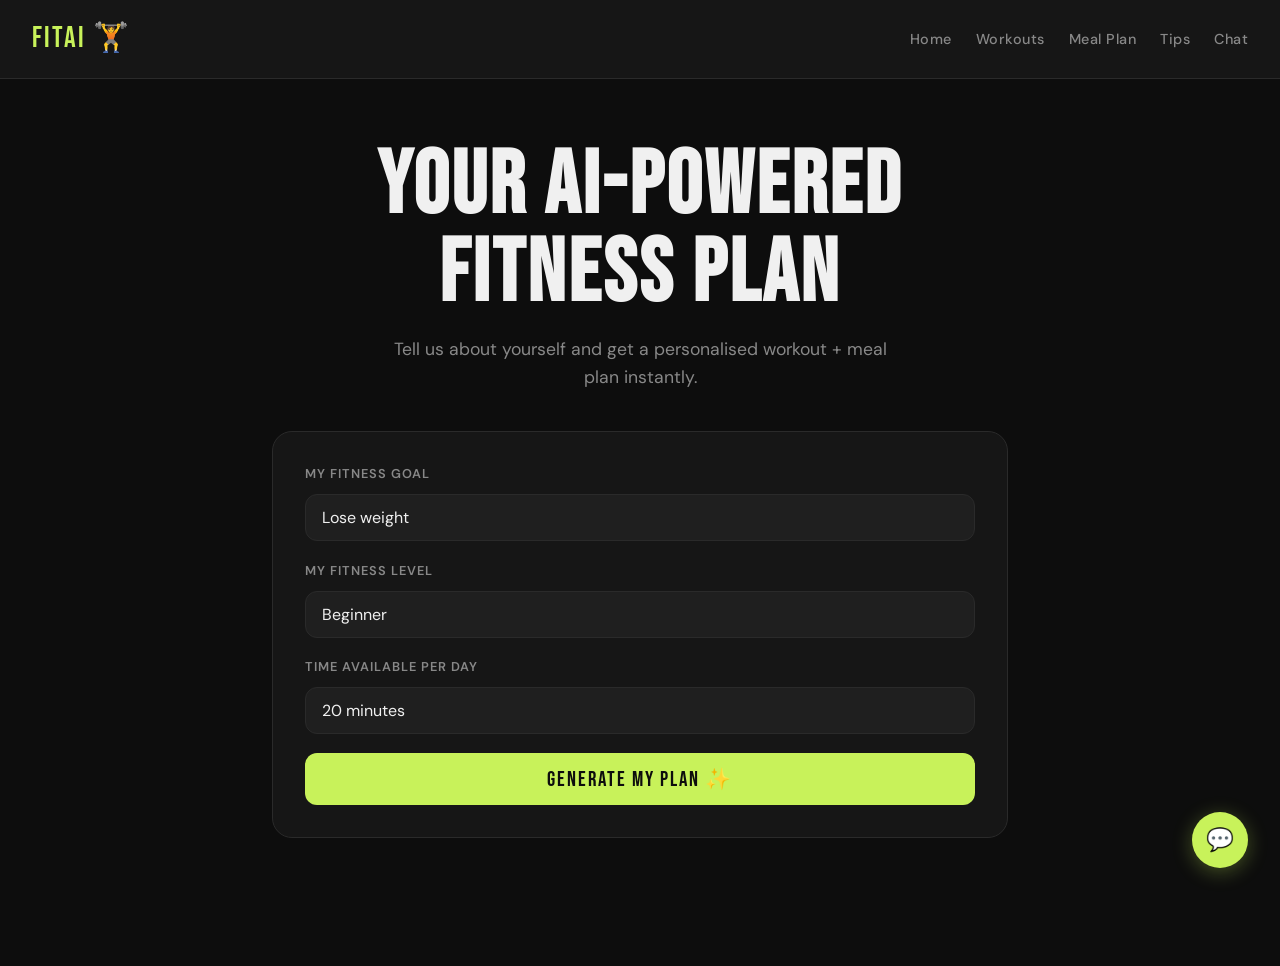
<file: index.html>
<!DOCTYPE html>
<html lang="en">
<head>
  <meta charset="UTF-8">
  <meta name="viewport" content="width=device-width, initial-scale=1.0">
  <title>FitAI — Your Personal Fitness Planner</title>
  <link rel="stylesheet" href="style.css">
  <link href="https://fonts.googleapis.com/css2?family=Inter:wght@400;600;700&display=swap" rel="stylesheet">
</head>
<body>
  <nav>
    <div class="logo">FitAI 🏋️</div>
    <ul>
      <li><a href="index.html">Home</a></li>
      <li><a href="workout.html">Workouts</a></li>
      <li><a href="meal.html">Meal Plan</a></li>
      <li><a href="tips.html">Tips</a></li>
      <li><a href="chatbot.html">Chat</a></li>
    </ul>
  </nav>

  <main class="hero">
    <h1>Your AI-Powered Fitness Plan</h1>
    <p>Tell us about yourself and get a personalised workout + meal plan instantly.</p>

    <div class="form-card">
      <label>My fitness goal</label>
      <select id="goal">
        <option value="lose weight">Lose weight</option>
        <option value="build muscle">Build muscle</option>
        <option value="improve endurance">Improve endurance</option>
        <option value="stay active">Stay generally active</option>
      </select>

      <label>My fitness level</label>
      <select id="level">
        <option value="beginner">Beginner</option>
        <option value="intermediate">Intermediate</option>
        <option value="advanced">Advanced</option>
      </select>

      <label>Time available per day</label>
      <select id="time">
        <option value="20 minutes">20 minutes</option>
        <option value="30 minutes">30 minutes</option>
        <option value="45 minutes">45 minutes</option>
        <option value="1 hour">1 hour</option>
      </select>

      <button onclick="generatePlan()">Generate My Plan ✨</button>
    </div>

    <div id="output" class="output-card hidden"></div>
  </main>

  <!-- Floating chatbot button -->
  <div class="chat-fab" onclick="window.location='chatbot.html'">💬</div>

  <script src="planner.js"></script>
</body>
</html>
</file>
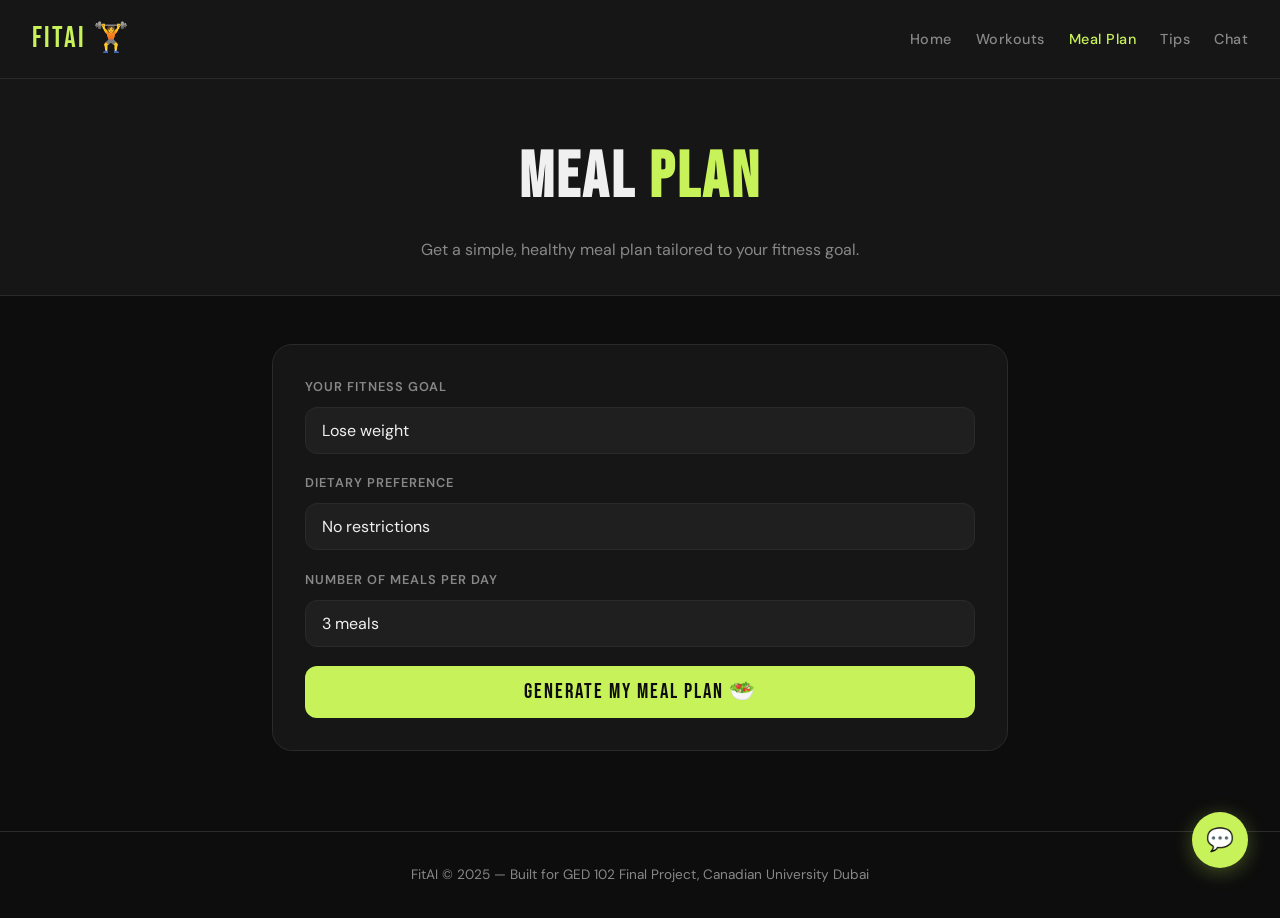
<file: meal.html>
<!DOCTYPE html>
<html lang="en">
<head>
  <meta charset="UTF-8">
  <meta name="viewport" content="width=device-width, initial-scale=1.0">
  <title>FitAI — Meal Plan Generator</title>
  <link rel="stylesheet" href="style.css">
</head>
<body>

  <nav>
    <div class="logo">FitAI 🏋️</div>
    <ul>
      <li><a href="index.html">Home</a></li>
      <li><a href="workout.html">Workouts</a></li>
      <li><a href="meal.html" class="active">Meal Plan</a></li>
      <li><a href="tips.html">Tips</a></li>
      <li><a href="chatbot.html">Chat</a></li>
    </ul>
  </nav>

  <div class="page-header">
    <h1>MEAL <span>PLAN</span></h1>
    <p>Get a simple, healthy meal plan tailored to your fitness goal.</p>
  </div>

  <div class="page-content">

    <div class="form-card">
      <label>Your fitness goal</label>
      <select id="m-goal">
        <option value="lose weight and reduce calorie intake">Lose weight</option>
        <option value="build muscle with high protein intake">Build muscle</option>
        <option value="maintain weight and eat balanced meals">Maintain weight</option>
        <option value="improve energy and athletic performance">Boost energy & performance</option>
      </select>

      <label>Dietary preference</label>
      <select id="m-diet">
        <option value="no restrictions">No restrictions</option>
        <option value="vegetarian">Vegetarian</option>
        <option value="vegan">Vegan</option>
        <option value="halal">Halal</option>
        <option value="gluten-free">Gluten-free</option>
      </select>

      <label>Number of meals per day</label>
      <select id="m-meals">
        <option value="3 meals">3 meals</option>
        <option value="3 meals and 1 snack">3 meals + 1 snack</option>
        <option value="5 small meals">5 small meals</option>
      </select>

      <button onclick="generateMeal()">GENERATE MY MEAL PLAN 🥗</button>
    </div>

    <div id="meal-output" class="output-card hidden"></div>

  </div>

  <div class="chat-fab" onclick="window.location='chatbot.html'">💬</div>

  <footer>
    <p>FitAI &copy; 2025 — Built for GED 102 Final Project, Canadian University Dubai</p>
  </footer>

  <script>
    const API_KEY = 'AIzaSyCTrQWmURtadCh3UuhyJ22Nj72SBlK4-UY';

    async function generateMeal() {
      const goal   = document.getElementById('m-goal').value;
      const diet   = document.getElementById('m-diet').value;
      const meals  = document.getElementById('m-meals').value;
      const output = document.getElementById('meal-output');

      output.classList.remove('hidden');
      output.innerHTML = '<p>Preparing your meal plan... 🍽️</p>';

      const prompt = `You are a certified nutritionist. Create a practical 7-day meal plan for someone with this profile:
- Goal: ${goal}
- Dietary preference: ${diet}
- Meals per day: ${meals}

Format the plan clearly:
- A heading for each day (Day 1, Day 2, etc.)
- List each meal (Breakfast, Lunch, Dinner, Snack if applicable) with a simple meal idea
- Keep meals realistic, affordable, and easy to prepare
- After the 7-day plan, add a short section called "Nutrition Tips" with 3 practical tips
- End with an encouraging message about consistency

Keep it simple — no need for exact calorie counts, just healthy practical options.`;

      try {
        const response = await fetch(
          `https://generativelanguage.googleapis.com/v1beta/models/gemini-2.5-flash-lite:generateContent?key=${API_KEY}`,
          {
            method: 'POST',
            headers: { 'Content-Type': 'application/json' },
            body: JSON.stringify({
              contents: [{ parts: [{ text: prompt }] }]
            })
          }
        );

        const data = await response.json();
        const text = data.candidates[0].content.parts[0].text;
        output.innerHTML = formatOutput(text);

      } catch (err) {
        output.innerHTML = '<p>Something went wrong. Check your API key and try again.</p>';
        console.error(err);
      }
    }

    function formatOutput(text) {
      return text
        .replace(/^### (.+)$/gm, '<h3>$1</h3>')
        .replace(/^## (.+)$/gm,  '<h2>$1</h2>')
        .replace(/^# (.+)$/gm,   '<h2>$1</h2>')
        .replace(/\*\*(.+?)\*\*/g, '<strong>$1</strong>')
        .replace(/\*(.+?)\*/g,    '<em>$1</em>')
        .replace(/^- (.+)$/gm,   '<li>$1</li>')
        .replace(/(<li>.*<\/li>)/gs, '<ul>$1</ul>')
        .replace(/\n{2,}/g, '<br><br>')
        .replace(/\n/g, '<br>');
    }
  </script>

</body>
</html>
</file>
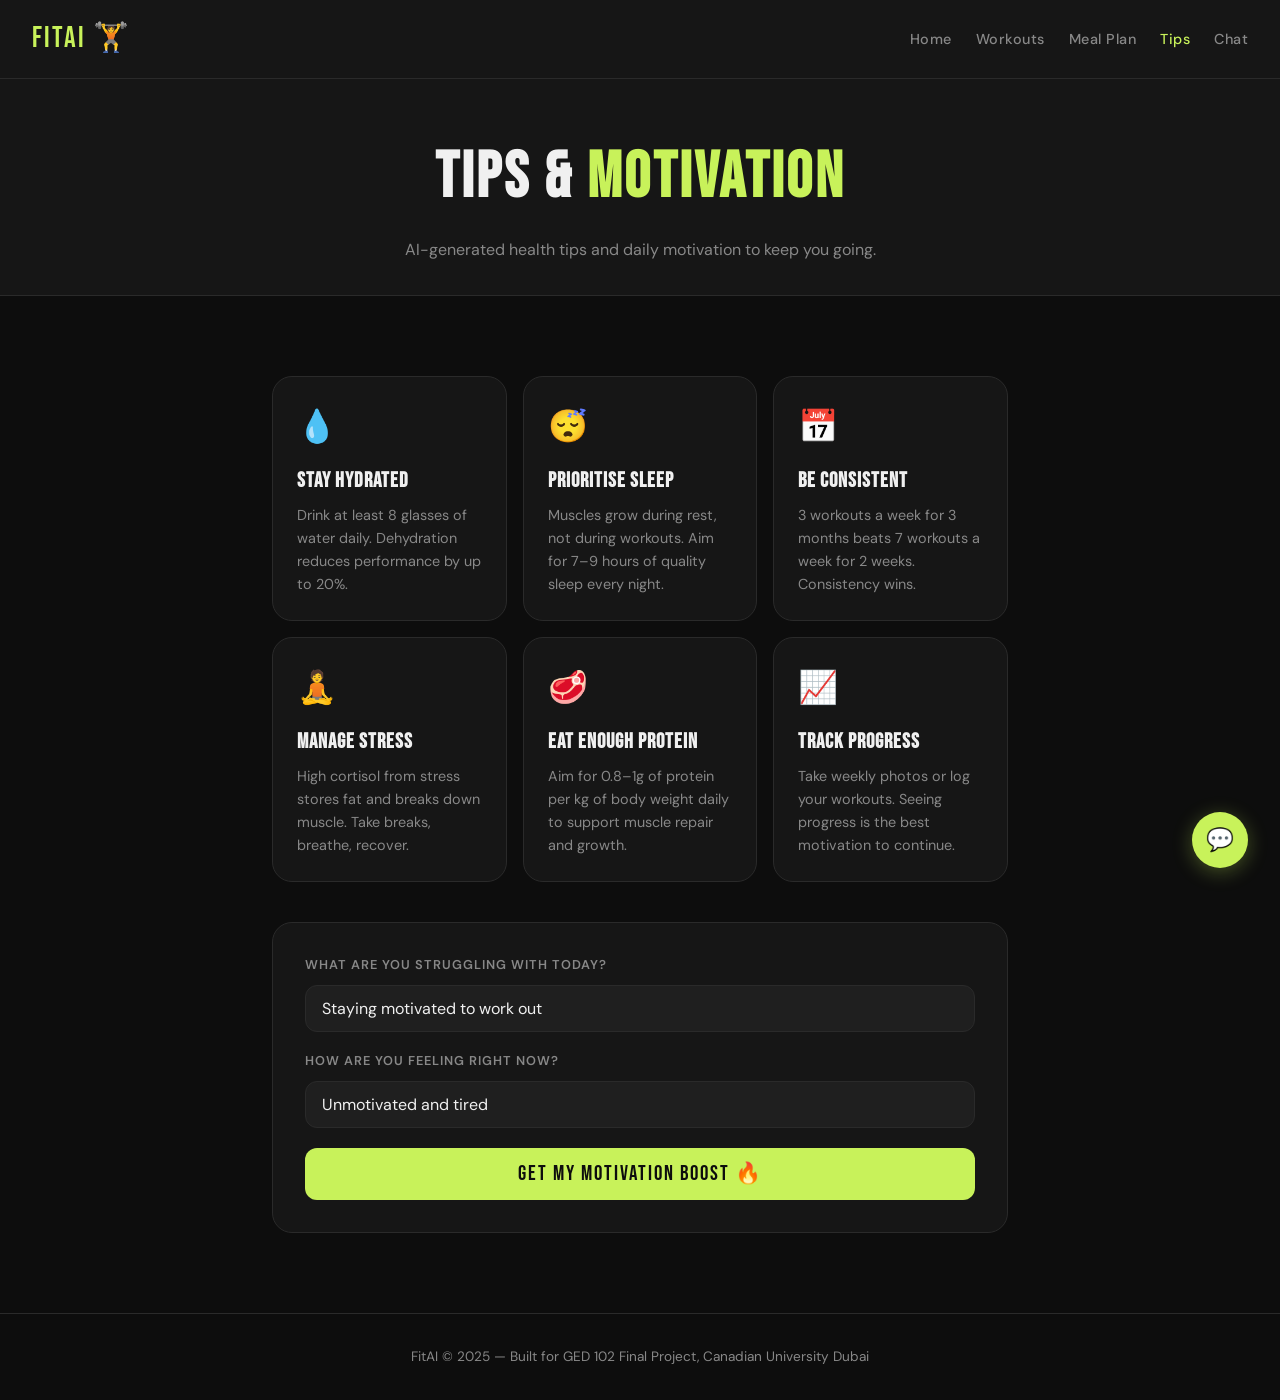
<file: tips.html>
<!DOCTYPE html>
<html lang="en">
<head>
  <meta charset="UTF-8">
  <meta name="viewport" content="width=device-width, initial-scale=1.0">
  <title>FitAI — Health Tips & Motivation</title>
  <link rel="stylesheet" href="style.css">
</head>
<body>

  <nav>
    <div class="logo">FitAI 🏋️</div>
    <ul>
      <li><a href="index.html">Home</a></li>
      <li><a href="workout.html">Workouts</a></li>
      <li><a href="meal.html">Meal Plan</a></li>
      <li><a href="tips.html" class="active">Tips</a></li>
      <li><a href="chatbot.html">Chat</a></li>
    </ul>
  </nav>

  <div class="page-header">
    <h1>TIPS & <span>MOTIVATION</span></h1>
    <p>AI-generated health tips and daily motivation to keep you going.</p>
  </div>

  <div class="page-content">

    <!-- Static tip cards (always visible) -->
    <div class="cards-grid">
      <div class="card">
        <div class="card-icon">💧</div>
        <h3>Stay Hydrated</h3>
        <p>Drink at least 8 glasses of water daily. Dehydration reduces performance by up to 20%.</p>
      </div>
      <div class="card">
        <div class="card-icon">😴</div>
        <h3>Prioritise Sleep</h3>
        <p>Muscles grow during rest, not during workouts. Aim for 7–9 hours of quality sleep every night.</p>
      </div>
      <div class="card">
        <div class="card-icon">📅</div>
        <h3>Be Consistent</h3>
        <p>3 workouts a week for 3 months beats 7 workouts a week for 2 weeks. Consistency wins.</p>
      </div>
      <div class="card">
        <div class="card-icon">🧘</div>
        <h3>Manage Stress</h3>
        <p>High cortisol from stress stores fat and breaks down muscle. Take breaks, breathe, recover.</p>
      </div>
      <div class="card">
        <div class="card-icon">🥩</div>
        <h3>Eat Enough Protein</h3>
        <p>Aim for 0.8–1g of protein per kg of body weight daily to support muscle repair and growth.</p>
      </div>
      <div class="card">
        <div class="card-icon">📈</div>
        <h3>Track Progress</h3>
        <p>Take weekly photos or log your workouts. Seeing progress is the best motivation to continue.</p>
      </div>
    </div>

    <!-- AI Motivation Generator -->
    <div class="form-card" style="margin-top: 2.5rem;">
      <label>What are you struggling with today?</label>
      <select id="t-struggle">
        <option value="staying motivated to work out">Staying motivated to work out</option>
        <option value="eating healthy consistently">Eating healthy consistently</option>
        <option value="finding time to exercise">Finding time to exercise</option>
        <option value="seeing results quickly enough">Not seeing results fast enough</option>
        <option value="recovering from a missed week">Coming back after missing a week</option>
        <option value="staying consistent long term">Staying consistent long-term</option>
      </select>

      <label>How are you feeling right now?</label>
      <select id="t-mood">
        <option value="unmotivated and tired">Unmotivated and tired</option>
        <option value="stressed and overwhelmed">Stressed and overwhelmed</option>
        <option value="okay but need a push">Okay, just need a push</option>
        <option value="good and ready to go">Good and ready to go!</option>
      </select>

      <button onclick="generateTips()">GET MY MOTIVATION BOOST 🔥</button>
    </div>

    <div id="tips-output" class="output-card hidden"></div>

  </div>

  <div class="chat-fab" onclick="window.location='chatbot.html'">💬</div>

  <footer>
    <p>FitAI &copy; 2025 — Built for GED 102 Final Project, Canadian University Dubai</p>
  </footer>

  <script>
    const API_KEY = 'AIzaSyCTrQWmURtadCh3UuhyJ22Nj72SBlK4-UY';

    async function generateTips() {
      const struggle = document.getElementById('t-struggle').value;
      const mood     = document.getElementById('t-mood').value;
      const output   = document.getElementById('tips-output');

      output.classList.remove('hidden');
      output.innerHTML = '<p>Generating your motivation boost... 🔥</p>';

      const prompt = `You are an enthusiastic and empathetic fitness coach and life mentor. 
A user is struggling with: ${struggle}
Their current mood is: ${mood}

Respond with:
1. A short empathetic opening (2 sentences acknowledging how they feel)
2. "5 Practical Tips" — numbered list of 5 specific, actionable tips to address their struggle
3. "Your Daily Challenge" — one small specific action they can do TODAY (1-2 sentences)
4. A powerful motivational quote to close (cite the author)

Keep the tone warm, real, and energising — like a coach who genuinely believes in them.`;

      try {
        const response = await fetch(
          `https://generativelanguage.googleapis.com/v1beta/models/gemini-2.5-flash-lite:generateContent?key=${API_KEY}`,
          {
            method: 'POST',
            headers: { 'Content-Type': 'application/json' },
            body: JSON.stringify({
              contents: [{ parts: [{ text: prompt }] }]
            })
          }
        );

        const data = await response.json();
        const text = data.candidates[0].content.parts[0].text;
        output.innerHTML = formatOutput(text);

      } catch (err) {
        output.innerHTML = '<p>Something went wrong. Check your API key and try again.</p>';
        console.error(err);
      }
    }

    function formatOutput(text) {
      return text
        .replace(/^### (.+)$/gm, '<h3>$1</h3>')
        .replace(/^## (.+)$/gm,  '<h2>$1</h2>')
        .replace(/^# (.+)$/gm,   '<h2>$1</h2>')
        .replace(/\*\*(.+?)\*\*/g, '<strong>$1</strong>')
        .replace(/\*(.+?)\*/g,    '<em>$1</em>')
        .replace(/^- (.+)$/gm,   '<li>$1</li>')
        .replace(/(<li>.*<\/li>)/gs, '<ul>$1</ul>')
        .replace(/\n{2,}/g, '<br><br>')
        .replace(/\n/g, '<br>');
    }
  </script>

</body>
</html>
</file>
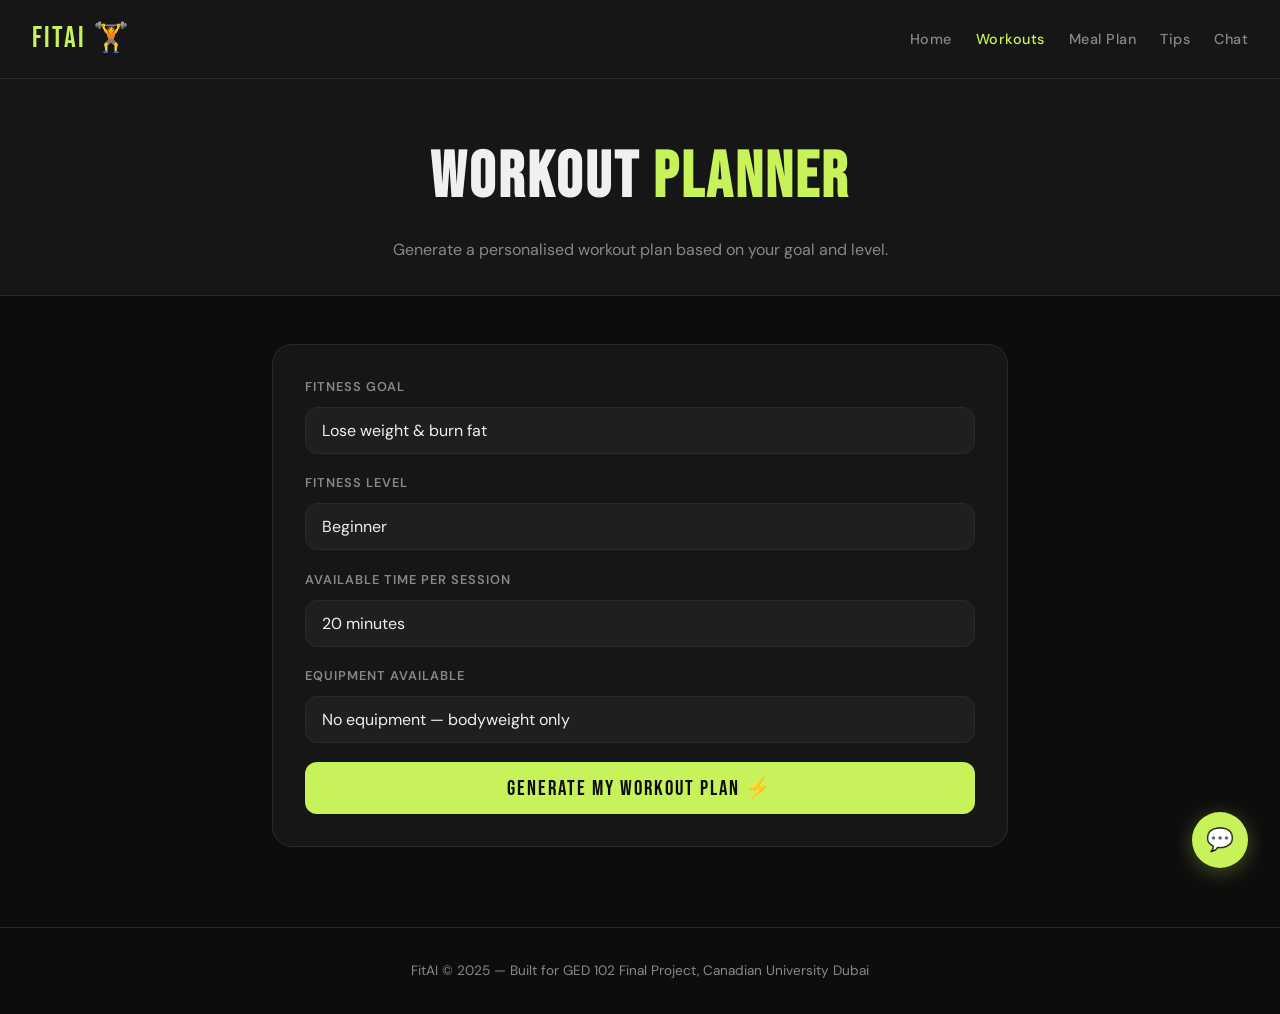
<file: workout.html>
<!DOCTYPE html>
<html lang="en">
<head>
  <meta charset="UTF-8">
  <meta name="viewport" content="width=device-width, initial-scale=1.0">
  <title>FitAI — Workout Planner</title>
  <link rel="stylesheet" href="style.css">
</head>
<body>

  <nav>
    <div class="logo">FitAI 🏋️</div>
    <ul>
      <li><a href="index.html">Home</a></li>
      <li><a href="workout.html" class="active">Workouts</a></li>
      <li><a href="meal.html">Meal Plan</a></li>
      <li><a href="tips.html">Tips</a></li>
      <li><a href="chatbot.html">Chat</a></li>
    </ul>
  </nav>

  <div class="page-header">
    <h1>WORKOUT <span>PLANNER</span></h1>
    <p>Generate a personalised workout plan based on your goal and level.</p>
  </div>

  <div class="page-content">

    <div class="form-card">
      <label>Fitness goal</label>
      <select id="w-goal">
        <option value="lose weight and burn fat">Lose weight & burn fat</option>
        <option value="build muscle and strength">Build muscle & strength</option>
        <option value="improve cardio and endurance">Improve cardio & endurance</option>
        <option value="increase flexibility and mobility">Flexibility & mobility</option>
      </select>

      <label>Fitness level</label>
      <select id="w-level">
        <option value="beginner">Beginner</option>
        <option value="intermediate">Intermediate</option>
        <option value="advanced">Advanced</option>
      </select>

      <label>Available time per session</label>
      <select id="w-time">
        <option value="20 minutes">20 minutes</option>
        <option value="30 minutes">30 minutes</option>
        <option value="45 minutes">45 minutes</option>
        <option value="1 hour">1 hour</option>
      </select>

      <label>Equipment available</label>
      <select id="w-equipment">
        <option value="no equipment (bodyweight only)">No equipment — bodyweight only</option>
        <option value="dumbbells and basic home equipment">Dumbbells & basic home gear</option>
        <option value="full gym access">Full gym access</option>
      </select>

      <button onclick="generateWorkout()">GENERATE MY WORKOUT PLAN ⚡</button>
    </div>

    <div id="workout-output" class="output-card hidden"></div>

  </div>

  <div class="chat-fab" onclick="window.location='chatbot.html'">💬</div>

  <footer>
    <p>FitAI &copy; 2025 — Built for GED 102 Final Project, Canadian University Dubai</p>
  </footer>

  <script>
    const API_KEY = 'AIzaSyCTrQWmURtadCh3UuhyJ22Nj72SBlK4-UY';

    async function generateWorkout() {
      const goal      = document.getElementById('w-goal').value;
      const level     = document.getElementById('w-level').value;
      const time      = document.getElementById('w-time').value;
      const equipment = document.getElementById('w-equipment').value;
      const output    = document.getElementById('workout-output');

      output.classList.remove('hidden');
      output.innerHTML = '<p>Building your workout plan... 💪</p>';

      const prompt = `You are an expert personal trainer. Create a detailed 5-day workout plan for someone with this profile:
- Goal: ${goal}
- Fitness level: ${level}
- Time per session: ${time}
- Equipment: ${equipment}

Format the plan clearly with:
- A heading for each day (e.g. Day 1 — Upper Body)
- List each exercise with sets, reps or duration
- Include a warm-up and cool-down for each day
- Add a rest day recommendation
- End with one strong motivational message

Keep instructions clear and beginner-friendly where relevant.`;

      try {
        const response = await fetch(
          `https://generativelanguage.googleapis.com/v1beta/models/gemini-2.5-flash-lite:generateContent?key=${API_KEY}`,
          {
            method: 'POST',
            headers: { 'Content-Type': 'application/json' },
            body: JSON.stringify({
              contents: [{ parts: [{ text: prompt }] }]
            })
          }
        );

        const data = await response.json();
        const text = data.candidates[0].content.parts[0].text;
        output.innerHTML = formatOutput(text);

      } catch (err) {
        output.innerHTML = '<p>Something went wrong. Check your API key and try again.</p>';
        console.error(err);
      }
    }

    function formatOutput(text) {
      return text
        .replace(/^### (.+)$/gm, '<h3>$1</h3>')
        .replace(/^## (.+)$/gm,  '<h2>$1</h2>')
        .replace(/^# (.+)$/gm,   '<h2>$1</h2>')
        .replace(/\*\*(.+?)\*\*/g, '<strong>$1</strong>')
        .replace(/\*(.+?)\*/g,    '<em>$1</em>')
        .replace(/^- (.+)$/gm,   '<li>$1</li>')
        .replace(/(<li>.*<\/li>)/gs, '<ul>$1</ul>')
        .replace(/\n{2,}/g, '<br><br>')
        .replace(/\n/g, '<br>');
    }
  </script>

</body>
</html>
</file>
<file: style.css>
/* ============================================
   FitAI — Fitness Planner Stylesheet
   Theme: Bold, energetic, dark-sport aesthetic
   Fonts: Bebas Neue (headings) + DM Sans (body)
   ============================================ */

@import url('https://fonts.googleapis.com/css2?family=Bebas+Neue&family=DM+Sans:wght@400;500;600&display=swap');

/* ---------- CSS Variables ---------- */
:root {
  --bg:        #0d0d0d;
  --bg2:       #161616;
  --bg3:       #1f1f1f;
  --accent:    #c8f25a;   /* electric lime */
  --accent2:   #ff5c3a;   /* coral red for highlights */
  --text:      #f0f0f0;
  --muted:     #888;
  --border:    #2a2a2a;
  --radius:    12px;
  --radius-lg: 20px;
  --font-head: 'Bebas Neue', sans-serif;
  --font-body: 'DM Sans', sans-serif;
  --transition: 0.2s ease;
}

/* ---------- Reset ---------- */
*, *::before, *::after { box-sizing: border-box; margin: 0; padding: 0; }

html { scroll-behavior: smooth; }

body {
  background: var(--bg);
  color: var(--text);
  font-family: var(--font-body);
  font-size: 16px;
  line-height: 1.6;
  min-height: 100vh;
}

/* ---------- Scrollbar ---------- */
::-webkit-scrollbar { width: 6px; }
::-webkit-scrollbar-track { background: var(--bg); }
::-webkit-scrollbar-thumb { background: var(--border); border-radius: 3px; }

/* ---------- Nav ---------- */
nav {
  display: flex;
  align-items: center;
  justify-content: space-between;
  padding: 1rem 2rem;
  background: var(--bg2);
  border-bottom: 1px solid var(--border);
  position: sticky;
  top: 0;
  z-index: 100;
}

.logo {
  font-family: var(--font-head);
  font-size: 1.8rem;
  letter-spacing: 2px;
  color: var(--accent);
}

nav ul {
  list-style: none;
  display: flex;
  gap: 1.5rem;
}

nav ul a {
  color: var(--muted);
  text-decoration: none;
  font-size: 0.9rem;
  font-weight: 500;
  letter-spacing: 0.5px;
  transition: color var(--transition);
}

nav ul a:hover,
nav ul a.active {
  color: var(--accent);
}

/* ---------- Hero ---------- */
.hero {
  max-width: 800px;
  margin: 0 auto;
  padding: 4rem 2rem 6rem;
  text-align: center;
}

.hero h1 {
  font-family: var(--font-head);
  font-size: clamp(3rem, 8vw, 5.5rem);
  letter-spacing: 3px;
  line-height: 1;
  color: var(--text);
  margin-bottom: 1rem;
}

.hero h1 span {
  color: var(--accent);
}

.hero p {
  color: var(--muted);
  font-size: 1.1rem;
  margin-bottom: 2.5rem;
  max-width: 500px;
  margin-inline: auto;
  margin-bottom: 2.5rem;
}

/* ---------- Form Card ---------- */
.form-card {
  background: var(--bg2);
  border: 1px solid var(--border);
  border-radius: var(--radius-lg);
  padding: 2rem;
  text-align: left;
  display: flex;
  flex-direction: column;
  gap: 1.2rem;
  margin-bottom: 2rem;
}

.form-card label {
  font-size: 0.8rem;
  font-weight: 600;
  text-transform: uppercase;
  letter-spacing: 1px;
  color: var(--muted);
  margin-bottom: -0.6rem;
}

.form-card select,
.form-card input[type="text"] {
  background: var(--bg3);
  border: 1px solid var(--border);
  border-radius: var(--radius);
  color: var(--text);
  font-family: var(--font-body);
  font-size: 1rem;
  padding: 0.75rem 1rem;
  width: 100%;
  appearance: none;
  cursor: pointer;
  transition: border-color var(--transition);
}

.form-card select:focus,
.form-card input[type="text"]:focus {
  outline: none;
  border-color: var(--accent);
}

/* ---------- Buttons ---------- */
button,
.btn {
  font-family: var(--font-head);
  font-size: 1.3rem;
  letter-spacing: 2px;
  background: var(--accent);
  color: #0d0d0d;
  border: none;
  border-radius: var(--radius);
  padding: 0.85rem 2rem;
  cursor: pointer;
  width: 100%;
  transition: background var(--transition), transform var(--transition);
}

button:hover,
.btn:hover {
  background: #d4ff6a;
  transform: translateY(-1px);
}

button:active,
.btn:active {
  transform: translateY(0);
}

/* ---------- Output Card ---------- */
.output-card {
  background: var(--bg2);
  border: 1px solid var(--border);
  border-left: 3px solid var(--accent);
  border-radius: var(--radius-lg);
  padding: 2rem;
  text-align: left;
  line-height: 1.8;
  white-space: pre-wrap;
  animation: fadeIn 0.4s ease;
}

.output-card h1, .output-card h2, .output-card h3 {
  font-family: var(--font-head);
  letter-spacing: 1px;
  color: var(--accent);
  margin: 1rem 0 0.4rem;
}

.hidden { display: none; }

@keyframes fadeIn {
  from { opacity: 0; transform: translateY(10px); }
  to   { opacity: 1; transform: translateY(0); }
}

/* ---------- Section Pages (workout, meal, tips) ---------- */
.page-header {
  background: var(--bg2);
  border-bottom: 1px solid var(--border);
  padding: 3rem 2rem 2rem;
  text-align: center;
}

.page-header h1 {
  font-family: var(--font-head);
  font-size: clamp(2.5rem, 6vw, 4rem);
  letter-spacing: 3px;
  color: var(--text);
}

.page-header h1 span { color: var(--accent); }

.page-header p {
  color: var(--muted);
  margin-top: 0.5rem;
}

.page-content {
  max-width: 800px;
  margin: 0 auto;
  padding: 3rem 2rem;
}

/* ---------- Cards Grid ---------- */
.cards-grid {
  display: grid;
  grid-template-columns: repeat(auto-fit, minmax(220px, 1fr));
  gap: 1rem;
  margin: 2rem 0;
}

.card {
  background: var(--bg2);
  border: 1px solid var(--border);
  border-radius: var(--radius-lg);
  padding: 1.5rem;
  transition: border-color var(--transition), transform var(--transition);
}

.card:hover {
  border-color: var(--accent);
  transform: translateY(-3px);
}

.card .card-icon {
  font-size: 2rem;
  margin-bottom: 0.75rem;
}

.card h3 {
  font-family: var(--font-head);
  font-size: 1.3rem;
  letter-spacing: 1px;
  margin-bottom: 0.4rem;
  color: var(--text);
}

.card p {
  font-size: 0.9rem;
  color: var(--muted);
}

/* ---------- Tips Page ---------- */
.tip-item {
  display: flex;
  gap: 1rem;
  align-items: flex-start;
  background: var(--bg2);
  border: 1px solid var(--border);
  border-radius: var(--radius);
  padding: 1.2rem;
  margin-bottom: 1rem;
  transition: border-color var(--transition);
}

.tip-item:hover { border-color: var(--accent2); }

.tip-number {
  font-family: var(--font-head);
  font-size: 2rem;
  color: var(--accent);
  line-height: 1;
  min-width: 2.5rem;
}

.tip-item h4 {
  font-weight: 600;
  margin-bottom: 0.3rem;
}

.tip-item p {
  font-size: 0.9rem;
  color: var(--muted);
}

/* ---------- Chatbot Page ---------- */
.chat-wrapper {
  max-width: 700px;
  margin: 0 auto;
  padding: 2rem;
  display: flex;
  flex-direction: column;
  height: calc(100vh - 64px);
}

.chat-header {
  text-align: center;
  padding-bottom: 1.5rem;
  border-bottom: 1px solid var(--border);
  margin-bottom: 1rem;
}

.chat-header h2 {
  font-family: var(--font-head);
  font-size: 2rem;
  letter-spacing: 2px;
  color: var(--accent);
}

.chat-header p { color: var(--muted); font-size: 0.9rem; }

#chat-box {
  flex: 1;
  overflow-y: auto;
  display: flex;
  flex-direction: column;
  gap: 0.75rem;
  padding: 1rem 0;
}

.message {
  max-width: 80%;
  padding: 0.85rem 1.1rem;
  border-radius: var(--radius);
  font-size: 0.95rem;
  line-height: 1.5;
  animation: fadeIn 0.25s ease;
}

.message.user {
  background: var(--accent);
  color: #0d0d0d;
  font-weight: 500;
  align-self: flex-end;
  border-bottom-right-radius: 4px;
}

.message.bot {
  background: var(--bg3);
  border: 1px solid var(--border);
  align-self: flex-start;
  border-bottom-left-radius: 4px;
  color: var(--text);
}

.chat-input-row {
  display: flex;
  gap: 0.75rem;
  padding-top: 1rem;
  border-top: 1px solid var(--border);
}

.chat-input-row input {
  flex: 1;
  background: var(--bg3);
  border: 1px solid var(--border);
  border-radius: var(--radius);
  color: var(--text);
  font-family: var(--font-body);
  font-size: 1rem;
  padding: 0.75rem 1rem;
  transition: border-color var(--transition);
}

.chat-input-row input:focus {
  outline: none;
  border-color: var(--accent);
}

.chat-input-row button {
  width: auto;
  padding: 0.75rem 1.5rem;
  font-size: 1.1rem;
}

/* ---------- Floating Chat Button ---------- */
.chat-fab {
  position: fixed;
  bottom: 2rem;
  right: 2rem;
  background: var(--accent);
  color: #0d0d0d;
  width: 56px;
  height: 56px;
  border-radius: 50%;
  display: flex;
  align-items: center;
  justify-content: center;
  font-size: 1.4rem;
  cursor: pointer;
  box-shadow: 0 4px 20px rgba(200, 242, 90, 0.3);
  transition: transform var(--transition), box-shadow var(--transition);
  z-index: 99;
}

.chat-fab:hover {
  transform: scale(1.1);
  box-shadow: 0 6px 28px rgba(200, 242, 90, 0.5);
}

/* ---------- Footer ---------- */
footer {
  text-align: center;
  padding: 2rem;
  border-top: 1px solid var(--border);
  color: var(--muted);
  font-size: 0.85rem;
}

/* ---------- Responsive ---------- */
@media (max-width: 600px) {
  nav ul { gap: 1rem; }
  nav ul a { font-size: 0.8rem; }
  .hero { padding: 2.5rem 1rem 4rem; }
  .form-card { padding: 1.25rem; }
  .chat-wrapper { padding: 1rem; }
  .message { max-width: 95%; }
}
</file>
